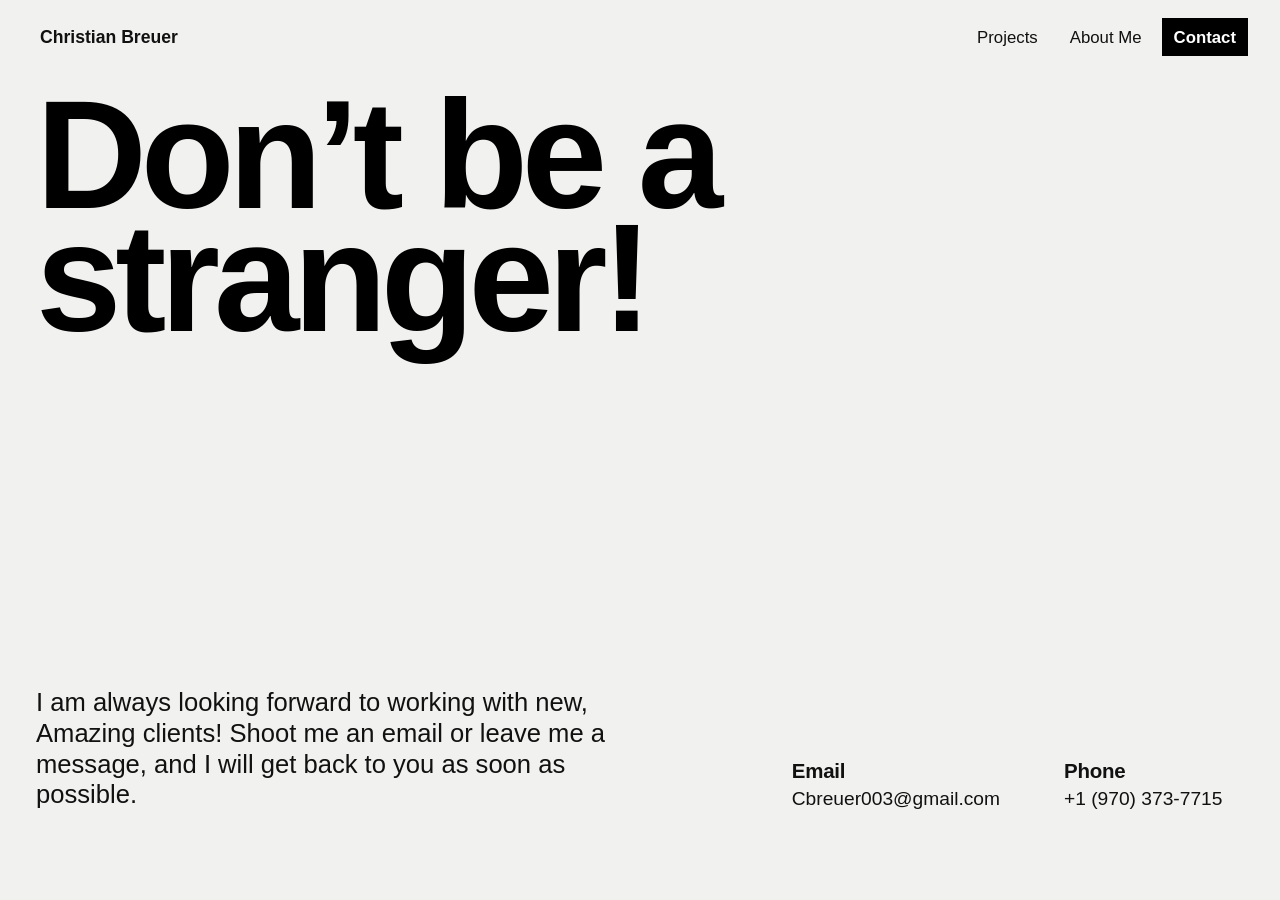
<file: contact.html>
<!DOCTYPE html>
<html lang="en">
  <head>
    <meta charset="UTF-8" />
    <meta name="viewport" content="width=device-width, initial-scale=1.0" />
    <title>Contact | Christian Breuer</title>
    <link rel="icon" type="image/svg+xml" href="assets/Favicon.svg" />
    <link rel="icon" type="image/png" href="assets/Favicon.png" />
    <link rel="stylesheet" href="styles.css" />
  </head>
  <body>
    <header class="site-header">
      <div class="brand-lockup">
        <a href="index.html" class="brand">Christian Breuer</a>
      </div>

      <nav class="main-nav" aria-label="Main navigation">
        <a href="index.html" class="nav-tab">Projects</a>
        <a href="about.html" class="nav-tab">About Me</a>
        <a href="contact.html" class="nav-tab active">Contact</a>
      </nav>
    </header>

    <main class="page-shell contact-page">
      <section class="contact-hero" aria-label="Contact introduction">
        <h1 class="contact-heading">
          <span>Don’t be a</span>
          <span>stranger!</span>
        </h1>
      </section>

      <section class="contact-lower" aria-label="Contact information">
        <p class="contact-message">
          I am always looking forward to working with new,<br />
          Amazing clients! Shoot me an email or leave me a<br />
          message, and I will get back to you as soon as<br />
          possible.
        </p>

        <div class="contact-info">
          <div class="contact-method">
            <h2>Email</h2>
            <p>Cbreuer003@gmail.com</p>
          </div>

          <div class="contact-method">
            <h2>Phone</h2>
            <p>+1 (970) 373-7715</p>
          </div>
        </div>
      </section>
    </main>

    <script src="script.js"></script>
  </body>
</html>
</file>
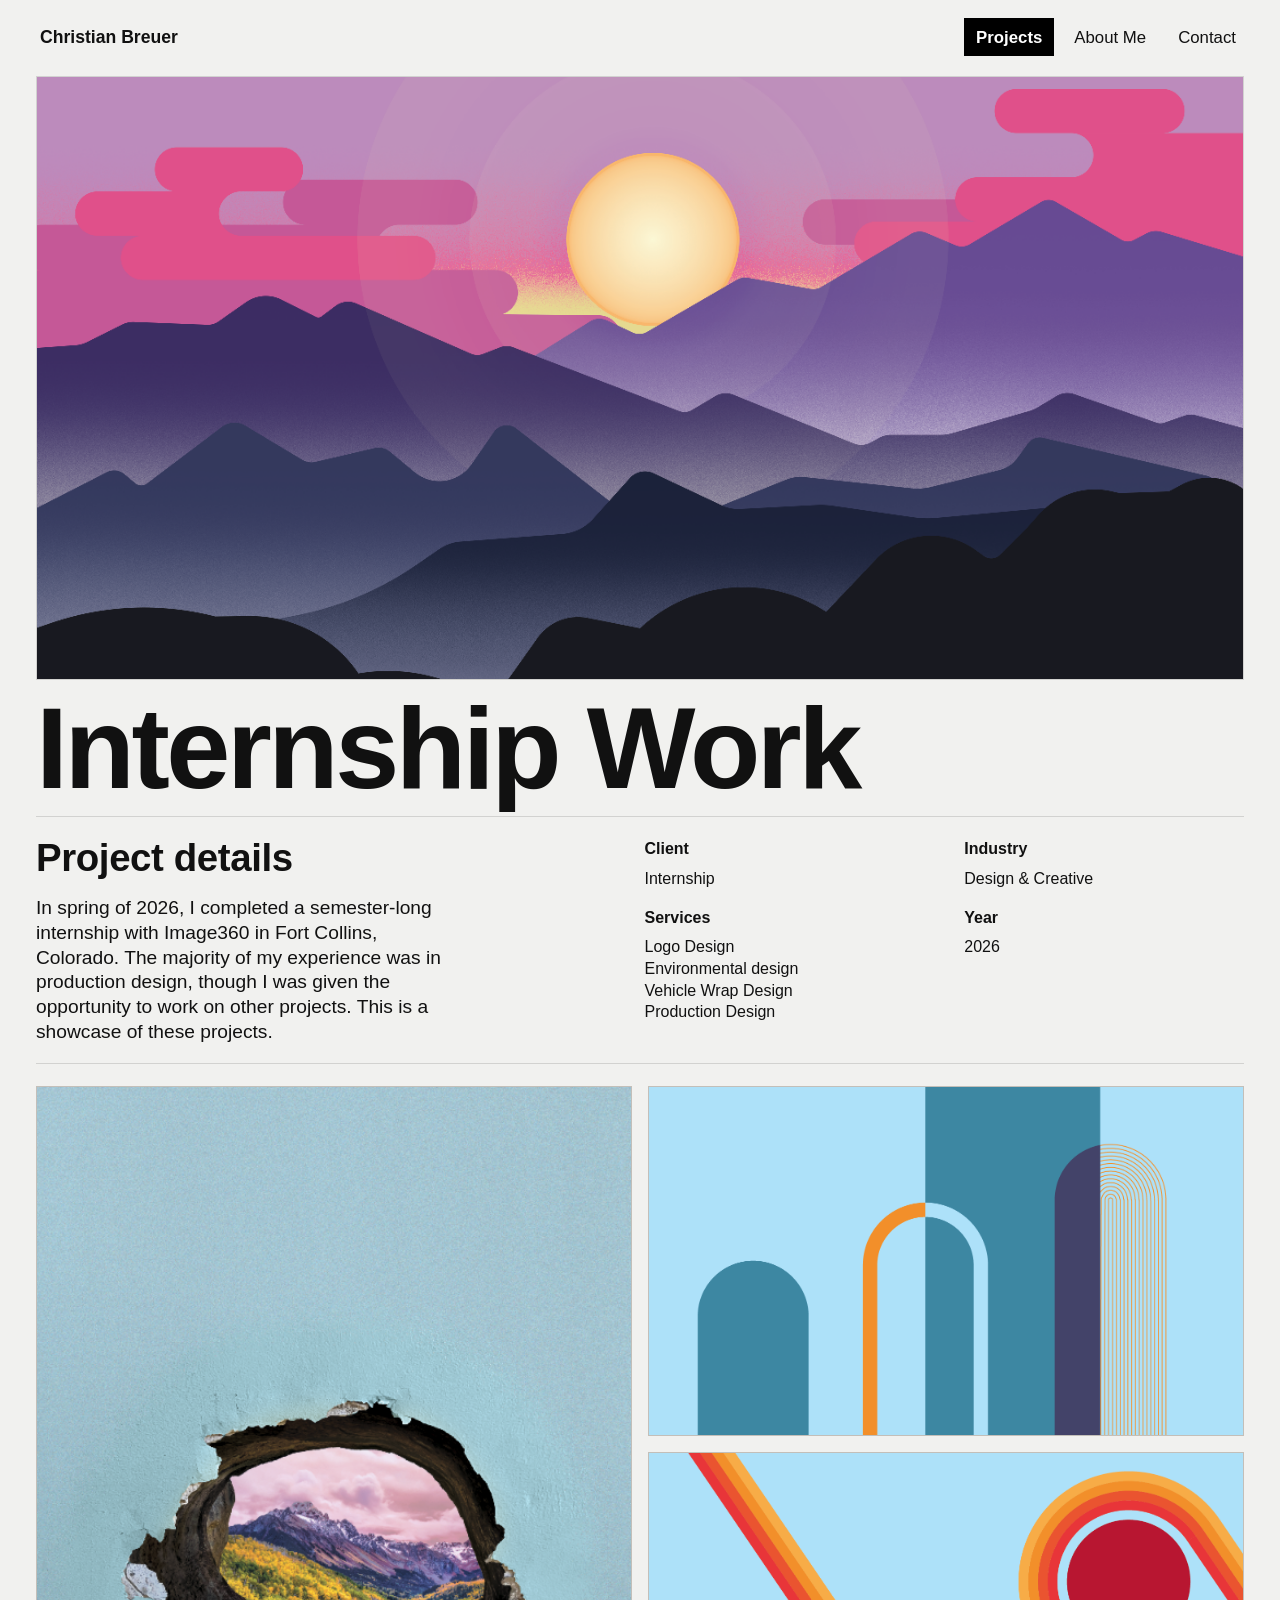
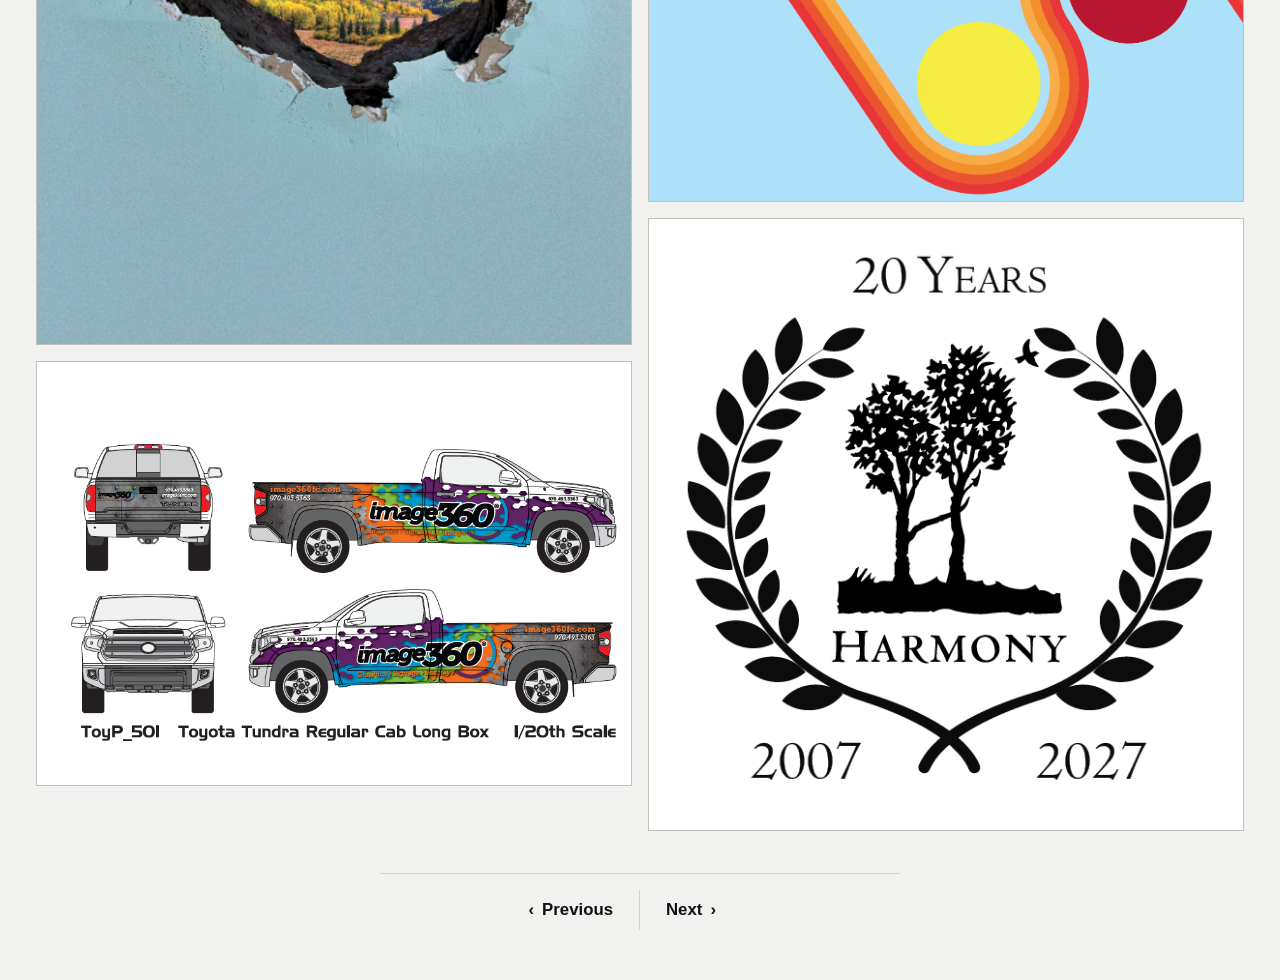
<file: internship-work.html>
<!DOCTYPE html>
<html lang="en">
  <head>
    <meta charset="UTF-8" />
    <meta name="viewport" content="width=device-width, initial-scale=1.0" />
    <title>Internship Work | Christian Breuer</title>
    <link rel="icon" type="image/svg+xml" href="assets/Favicon.svg" />
    <link rel="icon" type="image/png" href="assets/Favicon.png" />
    <link rel="stylesheet" href="styles.css" />
  </head>
  <body>
    <header class="site-header">
      <div class="brand-lockup">
        <a href="index.html" class="brand">Christian Breuer</a>
      </div>

      <nav class="main-nav" aria-label="Main navigation">
        <a href="index.html" class="nav-tab active">Projects</a>
        <a href="about.html" class="nav-tab">About Me</a>
        <a href="contact.html" class="nav-tab">Contact</a>
      </nav>
    </header>

    <main class="page-shell project-page">
      <section class="project-hero">
        <div class="hero-image" aria-label="Internship Work hero image"></div>
        <h1 class="project-heading">Internship Work</h1>
      </section>

      <div class="project-divider"></div>

      <section class="project-details">
        <div class="project-description-wrap">
          <h2>Project details</h2>
          <p class="project-description">
            In spring of 2026, I completed a semester-long internship with Image360 in Fort Collins, Colorado. The majority of my experience was in production design, though I was given the opportunity to work on other projects. This is a showcase of these projects.
          </p>
        </div>

        <div class="project-metadata">
          <div>
            <span class="label">Client</span>
            <span class="value">Internship</span>
          </div>
          <div>
            <span class="label">Industry</span>
            <span class="value">Design &amp; Creative</span>
          </div>
          <div>
            <span class="label">Services</span>
            <span class="value">Logo Design<br />Environmental design<br />Vehicle Wrap Design<br />Production Design</span>
          </div>
          <div>
            <span class="label">Year</span>
            <span class="value">2026</span>
          </div>
        </div>
      </section>

      <div class="project-divider"></div>

      <section class="project-gallery" aria-label="Internship Work gallery">
        <div class="gallery-column">
          <button class="gallery-item size-2x2" type="button" data-title="Breakroom Wall Concept 1" data-gallery-number="1" data-detail-number="1" data-description="Internship design work" data-caption="My first concept for a breakroom wall mural design." aria-label="Open Internship Work gallery image 1">
            <span class="gallery-thumb thumb-one"></span>
          </button>
          <button class="gallery-item size-2x1" type="button" data-title="Vehicle wrap concept" data-gallery-number="5" data-detail-number="5" data-description="Internship design work" data-caption="I was tasked with creating a wrap design for the boss's pickup. This was my final submission." aria-label="Open Internship Work gallery image 5">
            <span class="gallery-thumb thumb-one"></span>
          </button>
        </div>

        <div class="gallery-column">
          <button class="gallery-item size-2x1" type="button" data-title="Breakroom Wall Concept 2" data-gallery-number="2" data-detail-number="2" data-description="Internship design work" data-caption="My second concept for a breakroom wall mural design. I tried incorporating more of the brand color and style." aria-label="Open Internship Work gallery image 2">
            <span class="gallery-thumb thumb-two"></span>
          </button>
          <button class="gallery-item size-4x2" type="button" data-title="Breakroom Wall Concept 3" data-gallery-number="4" data-detail-number="4" data-description="Internship design work" data-caption="My third concept for a breakroom wall mural design. Keeping a similar color scheme to the previous one, I leaned into super graphics as an aesthetic." aria-label="Open Internship Work gallery image 4">
            <span class="gallery-thumb thumb-four"></span>
          </button>
          <button class="gallery-item size-2x1" type="button" data-title="Harmony Club 20 Year Anniversary Logo" data-gallery-number="6" data-detail-number="6" data-description="Internship design work" data-caption="A special rendition of the Harmony Golf Club's logo to commemorate their 20th anniversary." aria-label="Open Internship Work gallery image 6">
            <span class="gallery-thumb thumb-two"></span>
          </button>
        </div>
      </section>

      <nav class="project-footer-nav" aria-label="Project navigation">
        <a href="many-macarons.html" class="project-nav-link is-prev"><span aria-hidden="true">‹</span> Previous</a>
        <a href="cloud9-tea.html" class="project-nav-link is-next">Next <span aria-hidden="true">›</span></a>
      </nav>
    </main>

    <div class="lightbox" id="lightbox" aria-hidden="true">
      <button class="lightbox-close" type="button" aria-label="Close image preview">×</button>
      <div class="lightbox-content">
        <div class="lightbox-image" aria-label="Large project preview"></div>
        <div class="lightbox-meta">
          <h3 class="lightbox-title">Internship Work</h3>
          <p class="lightbox-text">Internship design work</p>
        </div>
      </div>
    </div>

    <script src="script.js"></script>
  </body>
</html>
</file>
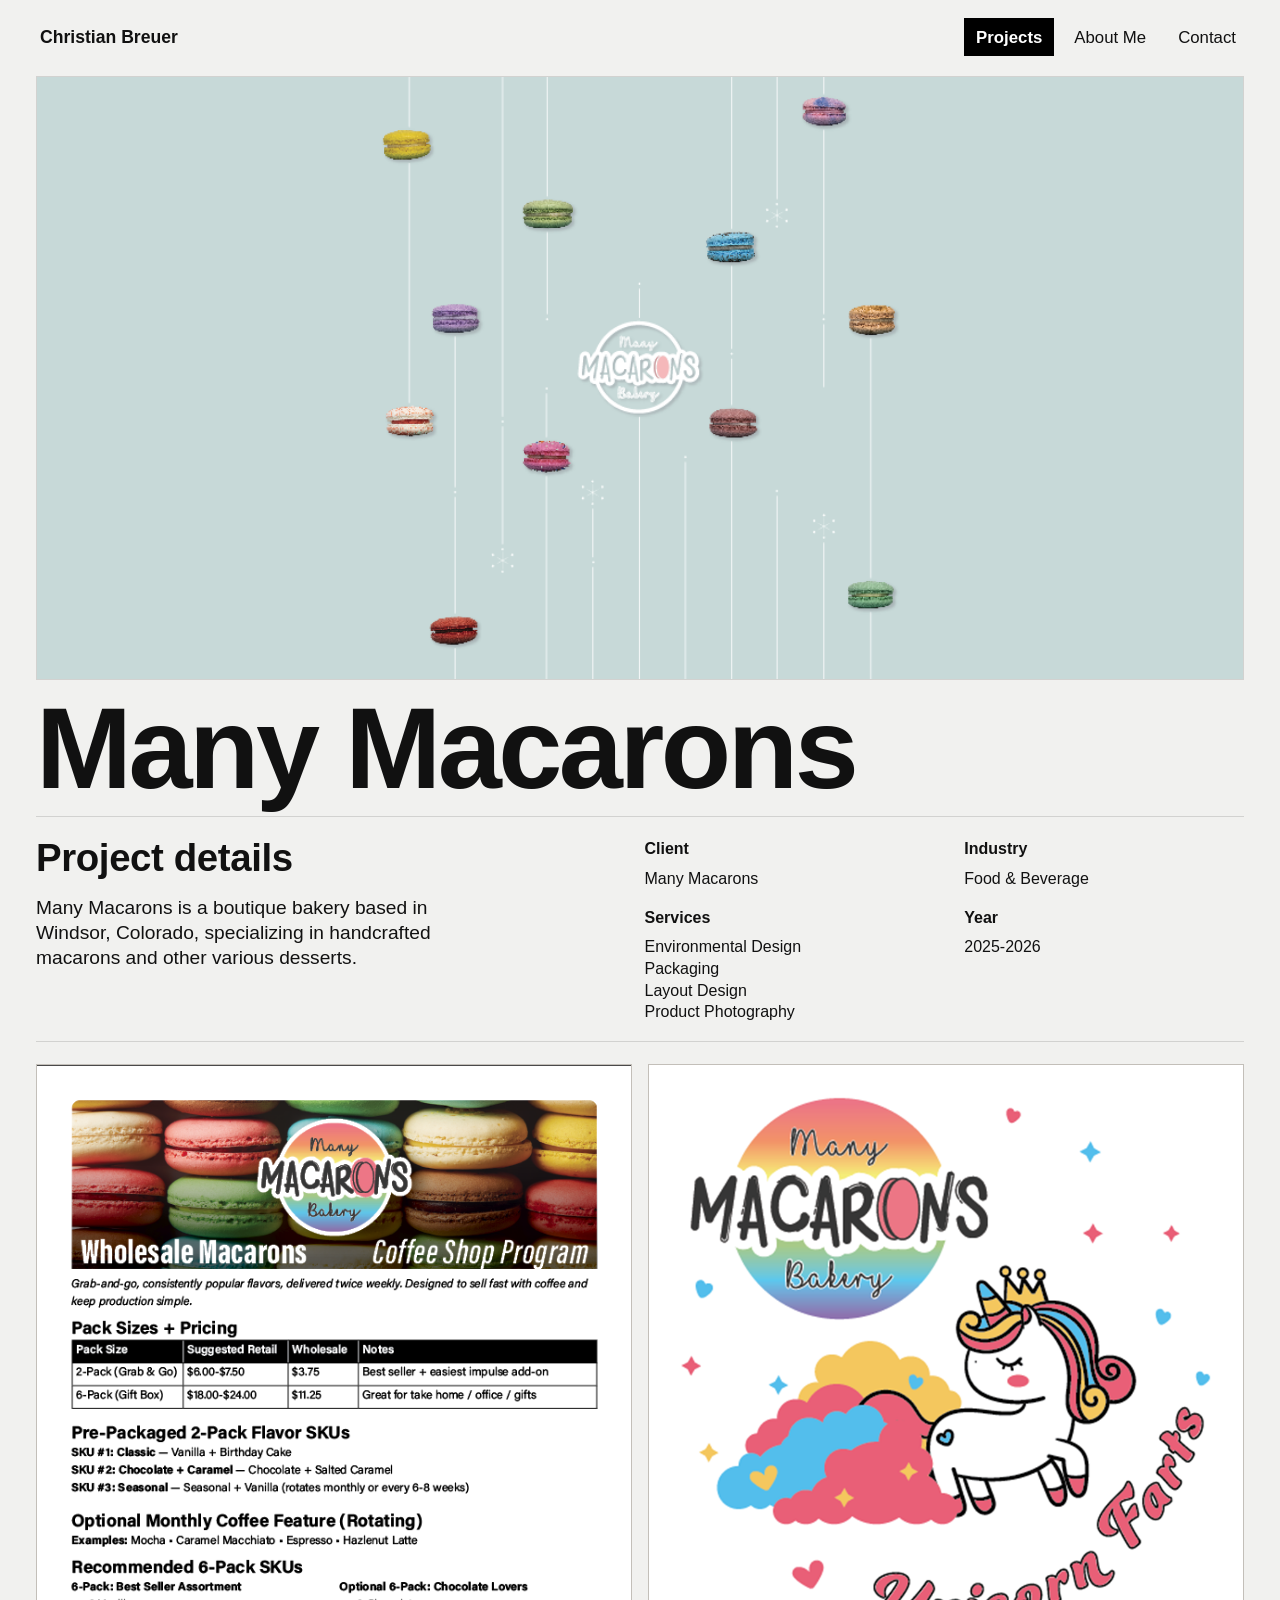
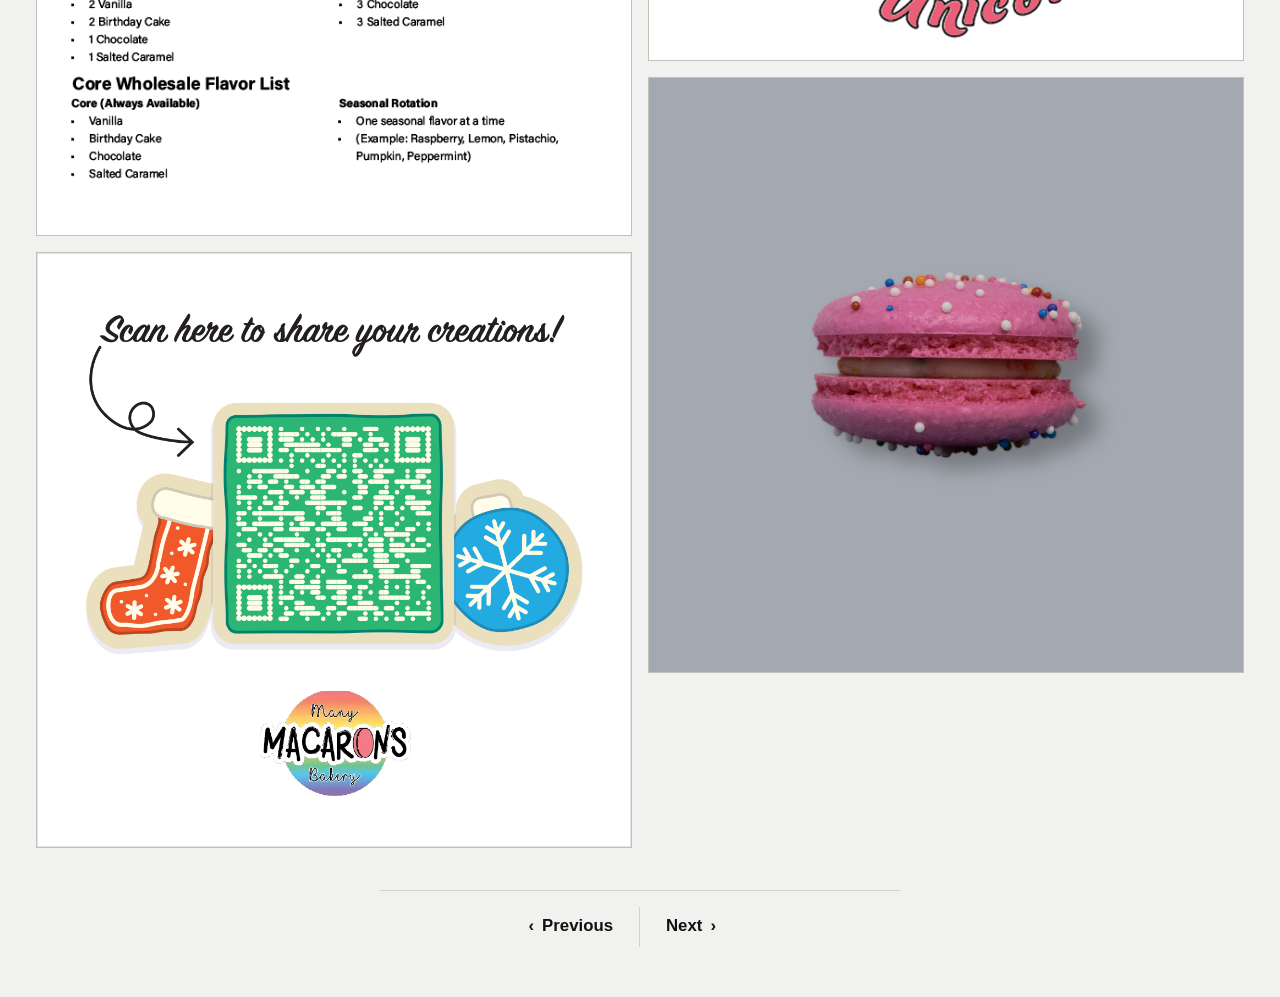
<file: many-macarons.html>
<!DOCTYPE html>
<html lang="en">
  <head>
    <meta charset="UTF-8" />
    <meta name="viewport" content="width=device-width, initial-scale=1.0" />
    <title>Many Macarons | Christian Breuer</title>
    <link rel="icon" type="image/svg+xml" href="assets/Favicon.svg" />
    <link rel="icon" type="image/png" href="assets/Favicon.png" />
    <link rel="stylesheet" href="styles.css" />
  </head>
  <body>
    <header class="site-header">
      <div class="brand-lockup">
        <a href="index.html" class="brand">Christian Breuer</a>
      </div>

      <nav class="main-nav" aria-label="Main navigation">
        <a href="index.html" class="nav-tab active">Projects</a>
        <a href="about.html" class="nav-tab">About Me</a>
        <a href="contact.html" class="nav-tab">Contact</a>
      </nav>
    </header>

    <main class="page-shell project-page">
      <section class="project-hero">
        <div class="hero-image" aria-label="Many Macarons hero image"></div>
        <h1 class="project-heading">Many Macarons</h1>
      </section>

      <div class="project-divider"></div>

      <section class="project-details">
        <div class="project-description-wrap">
          <h2>Project details</h2>
          <p class="project-description">
            Many Macarons is a boutique bakery based in Windsor, Colorado, specializing in handcrafted macarons and other various desserts.
          </p>
        </div>

        <div class="project-metadata">
          <div>
            <span class="label">Client</span>
            <span class="value">Many Macarons</span>
          </div>
          <div>
            <span class="label">Industry</span>
            <span class="value">Food &amp; Beverage</span>
          </div>
          <div>
            <span class="label">Services</span>
            <span class="value">Environmental Design<br />Packaging<br />Layout Design<br />Product Photography</span>
          </div>
          <div>
            <span class="label">Year</span>
            <span class="value">2025-2026</span>
          </div>
        </div>
      </section>

      <div class="project-divider"></div>

      <section class="project-gallery" aria-label="Many Macarons gallery">
        <div class="gallery-column">
          <button class="gallery-item size-2x2" type="button" data-title="Wholesale Sheet" data-gallery-number="1" data-detail-number="1" data-description="Packaging and brand exploration" data-caption="Layout refresh for the bakery's consumer-facing wholesale sheet." aria-label="Open Many Macarons gallery image 1">
            <span class="gallery-thumb thumb-one"></span>
          </button>
          <button class="gallery-item size-2x1" type="button" data-title="Holiday Cookie Kit QR Card" data-gallery-number="5" data-detail-number="5" data-description="Brand applications" data-caption="Part of the packaging for a limited-time cookie decorating kit offered by the bakery." aria-label="Open Many Macarons gallery image 5">
            <span class="gallery-thumb thumb-one"></span>
          </button>
        </div>
        <div class="gallery-column">
          <button class="gallery-item size-2x1" type="button" data-title="Unicorn Farts Packaging Label Concept" data-gallery-number="2" data-detail-number="2" data-description="Retail presentation" data-caption="Unused label concept for a product offered by the bakery." aria-label="Open Many Macarons gallery image 2">
            <span class="gallery-thumb thumb-two"></span>
          </button>
          <button class="gallery-item size-4x2" type="button" data-title="Macaron Product Photography" data-gallery-number="4" data-detail-number="4" data-description="Featured product and menu details" data-caption="Product Photography used in environmental design concept." aria-label="Open Many Macarons gallery image 4">
            <span class="gallery-thumb thumb-four"></span>
          </button>
        </div>
      </section>

      <nav class="project-footer-nav" aria-label="Project navigation">
        <a href="noco-bru.html" class="project-nav-link is-prev"><span aria-hidden="true">‹</span> Previous</a>
        <a href="cloud9-tea.html" class="project-nav-link is-next">Next <span aria-hidden="true">›</span></a>
      </nav>
    </main>

    <div class="lightbox" id="lightbox" aria-hidden="true">
      <button class="lightbox-close" type="button" aria-label="Close image preview">×</button>
      <div class="lightbox-content">
        <div class="lightbox-image" aria-label="Large project preview"></div>
        <div class="lightbox-meta">
          <h3 class="lightbox-title">Many Macarons</h3>
          <p class="lightbox-text">Packaging and brand exploration</p>
        </div>
      </div>
    </div>

    <script src="script.js"></script>
  </body>
</html>
</file>
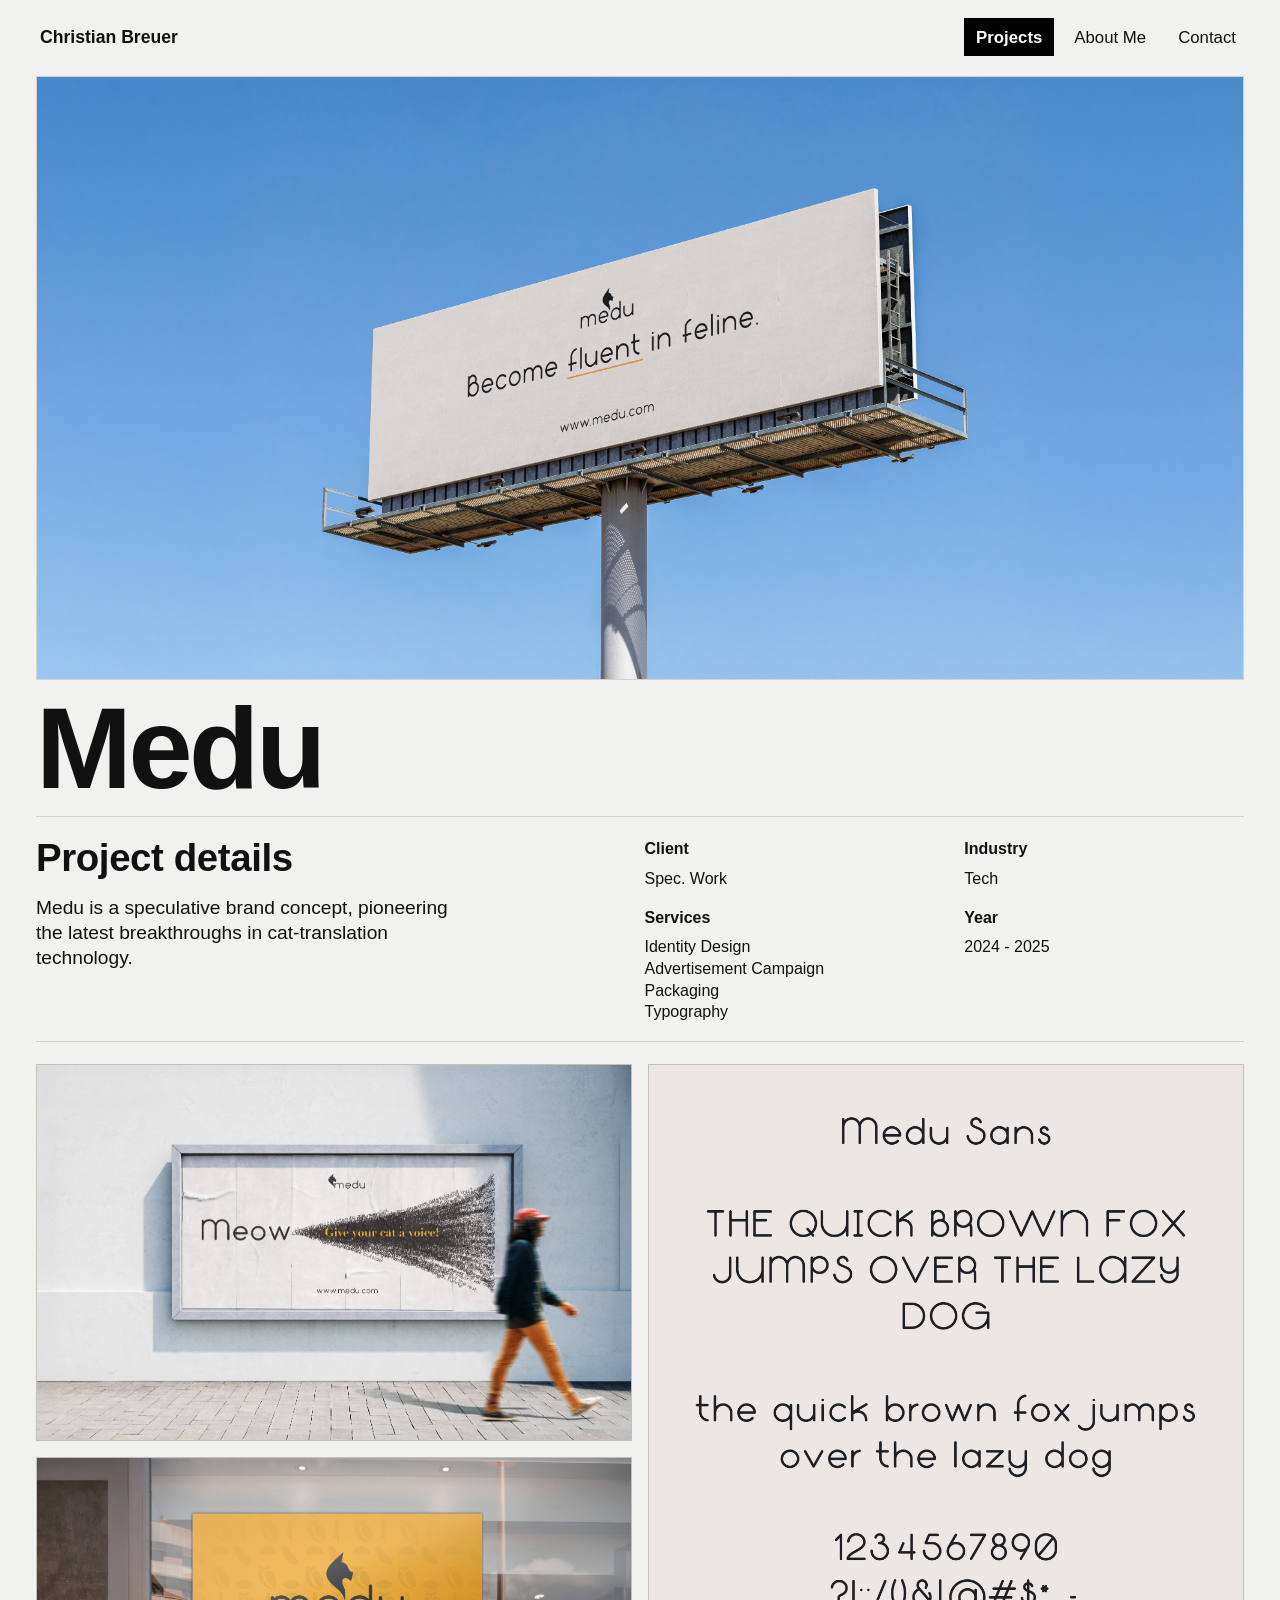
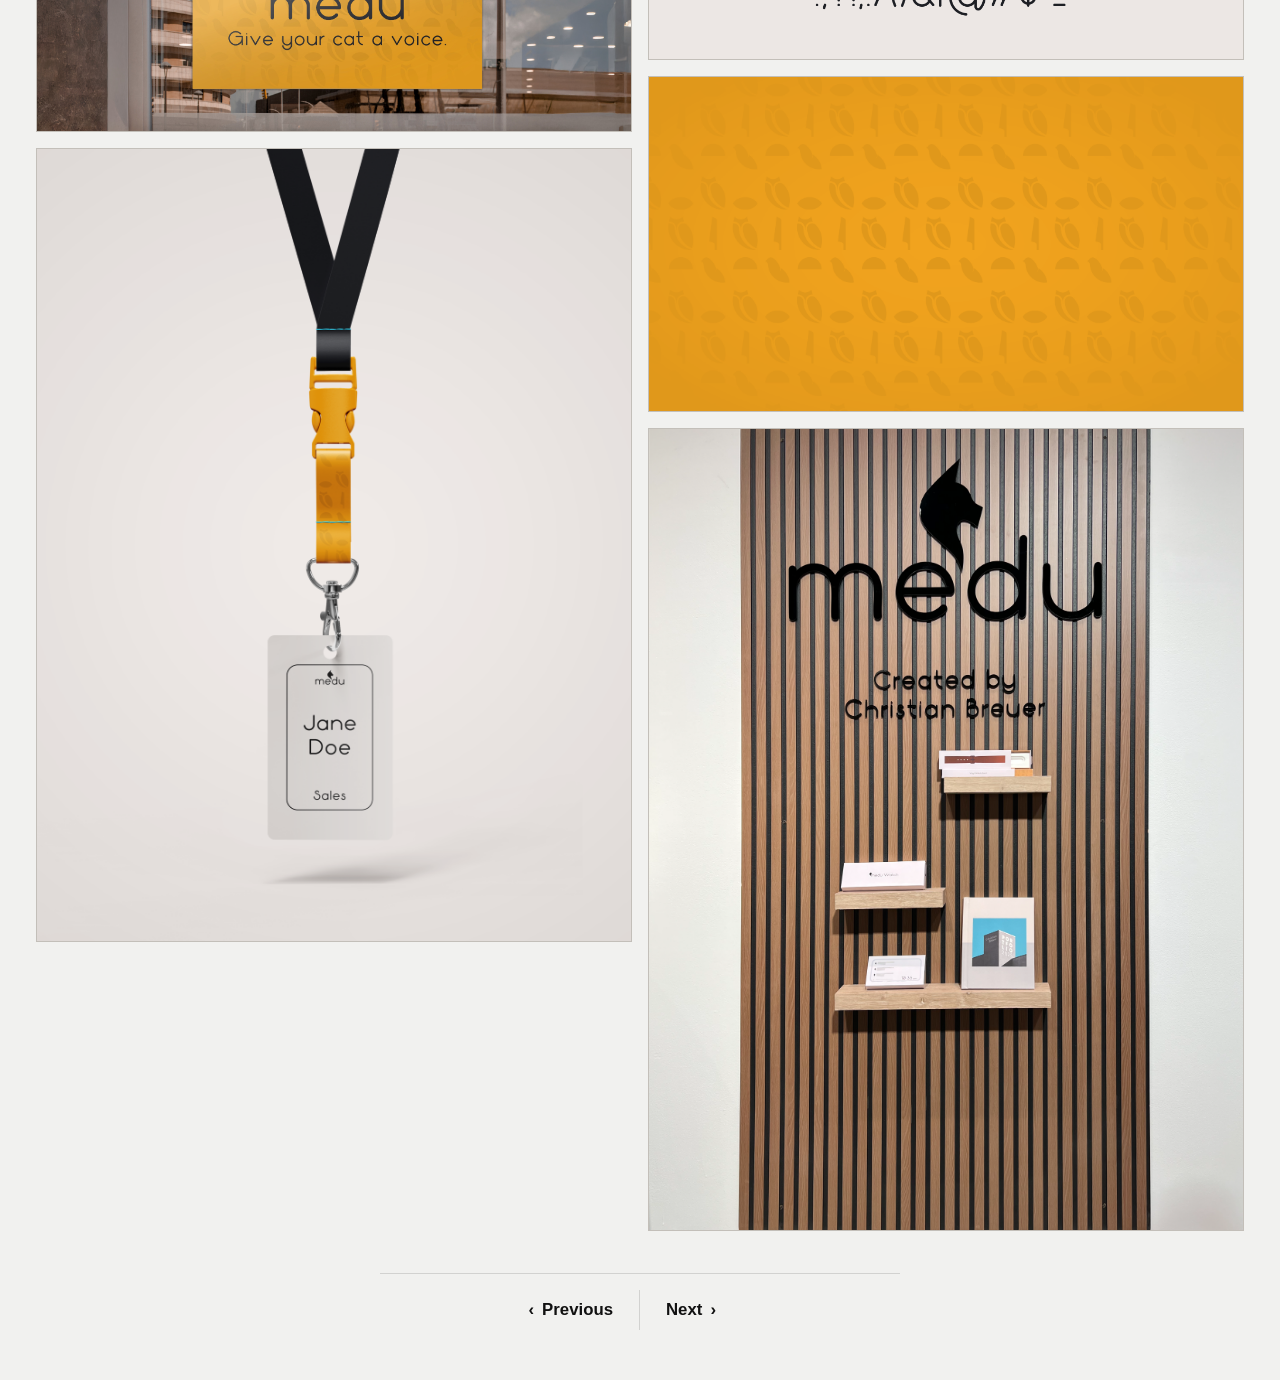
<file: medu.html>
<!DOCTYPE html>
<html lang="en">
  <head>
    <meta charset="UTF-8" />
    <meta name="viewport" content="width=device-width, initial-scale=1.0" />
    <title>Medu | Christian Breuer</title>
    <link rel="icon" type="image/svg+xml" href="assets/Favicon.svg" />
    <link rel="icon" type="image/png" href="assets/Favicon.png" />
    <link rel="stylesheet" href="styles.css" />
  </head>
  <body>
    <header class="site-header">
      <div class="brand-lockup">
        <a href="index.html" class="brand">Christian Breuer</a>
      </div>

      <nav class="main-nav" aria-label="Main navigation">
        <a href="index.html" class="nav-tab active">Projects</a>
        <a href="about.html" class="nav-tab">About Me</a>
        <a href="contact.html" class="nav-tab">Contact</a>
      </nav>
    </header>

    <main class="page-shell project-page">
      <section class="project-hero">
        <div class="hero-image" aria-label="Medu hero image"></div>
        <h1 class="project-heading">Medu</h1>
      </section>

      <div class="project-divider"></div>

      <section class="project-details">
        <div class="project-description-wrap">
          <h2>Project details</h2>
          <p class="project-description">
            Medu is a speculative brand concept, pioneering the latest breakthroughs in cat-translation technology.
        </div>

        <div class="project-metadata">
          <div>
            <span class="label">Client</span>
            <span class="value">Spec. Work</span>
          </div>
          <div>
            <span class="label">Industry</span>
            <span class="value">Tech</span>
          </div>
          <div>
            <span class="label">Services</span>
            <span class="value">Identity Design<br />Advertisement Campaign<br />Packaging<br />Typography</span>
          </div>
          <div>
            <span class="label">Year</span>
            <span class="value">2024 - 2025</span>
          </div>
        </div>
      </section>

      <div class="project-divider"></div>

      <section class="project-gallery" aria-label="Medu gallery">
        <div class="gallery-column">
          <button class="gallery-item size-2x2" type="button" data-title="Billboard Concept" data-description="Packaging and brand exploration" data-caption="For this concept, I wanted to create an eye-catching design that mainly relied on displaying my font." aria-label="Open Medu gallery image 1">
            <span class="gallery-thumb thumb-one"></span>
          </button>
          <button class="gallery-item size-2x1" type="button" data-title="Window Sticker Concept" data-description="Brand applications" data-caption="For this design, I wanted to showcase a use of the brand pattern, while keeping the actual content minimalistic." aria-label="Open Medu gallery image 3">
            <span class="gallery-thumb thumb-three"></span>
          </button>
          <button class="gallery-item size-2x1" type="button" data-title="ID Badge Concept" data-description="Brand applications" data-caption="A simple piece of ephemera, showcasing the brand font, and accented by the brand pattern." aria-label="Open Medu gallery image 5">
            <span class="gallery-thumb thumb-one"></span>
          </button>
        </div>
        <div class="gallery-column">
          <button class="gallery-item size-2x1" type="button" data-title="Medu Sans" data-description="Retail presentation" data-caption="I designed this font to be legible yet geometric, and echo the circular design language seen elsewhere in the brand." aria-label="Open Medu gallery image 2">
            <span class="gallery-thumb thumb-two"></span>
          </button>
          <button class="gallery-item size-4x2" type="button" data-title="Brand Pattern" data-description="Featured product and menu details" data-caption="A stylization of the egyptian hieroglyphs for 'human' and 'cat,' highlighting the connection the brand is meant to communicate." aria-label="Open Medu gallery image 4">
            <span class="gallery-thumb thumb-four"></span>
          </button>
          <button class="gallery-item size-2x1" type="button" data-title="Physical Product Display" data-description="Brand applications" data-caption="An excercize in both environmental and packaging design." aria-label="Open Medu gallery image 6">
            <span class="gallery-thumb thumb-two"></span>
          </button>
        </div>
      </section>

      <nav class="project-footer-nav" aria-label="Project navigation">
        <a href="cloud9-tea.html" class="project-nav-link is-prev"><span aria-hidden="true">‹</span> Previous</a>
        <a href="peak.html" class="project-nav-link is-next">Next <span aria-hidden="true">›</span></a>
      </nav>
    </main>

    <div class="lightbox" id="lightbox" aria-hidden="true">
      <button class="lightbox-close" type="button" aria-label="Close image preview">×</button>
      <div class="lightbox-content">
        <div class="lightbox-image" aria-label="Large project preview"></div>
        <div class="lightbox-meta">
          <h3 class="lightbox-title">Medu</h3>
          <p class="lightbox-text">Packaging and brand exploration</p>
        </div>
      </div>
    </div>

    <script src="script.js"></script>
  </body>
</html>
</file>
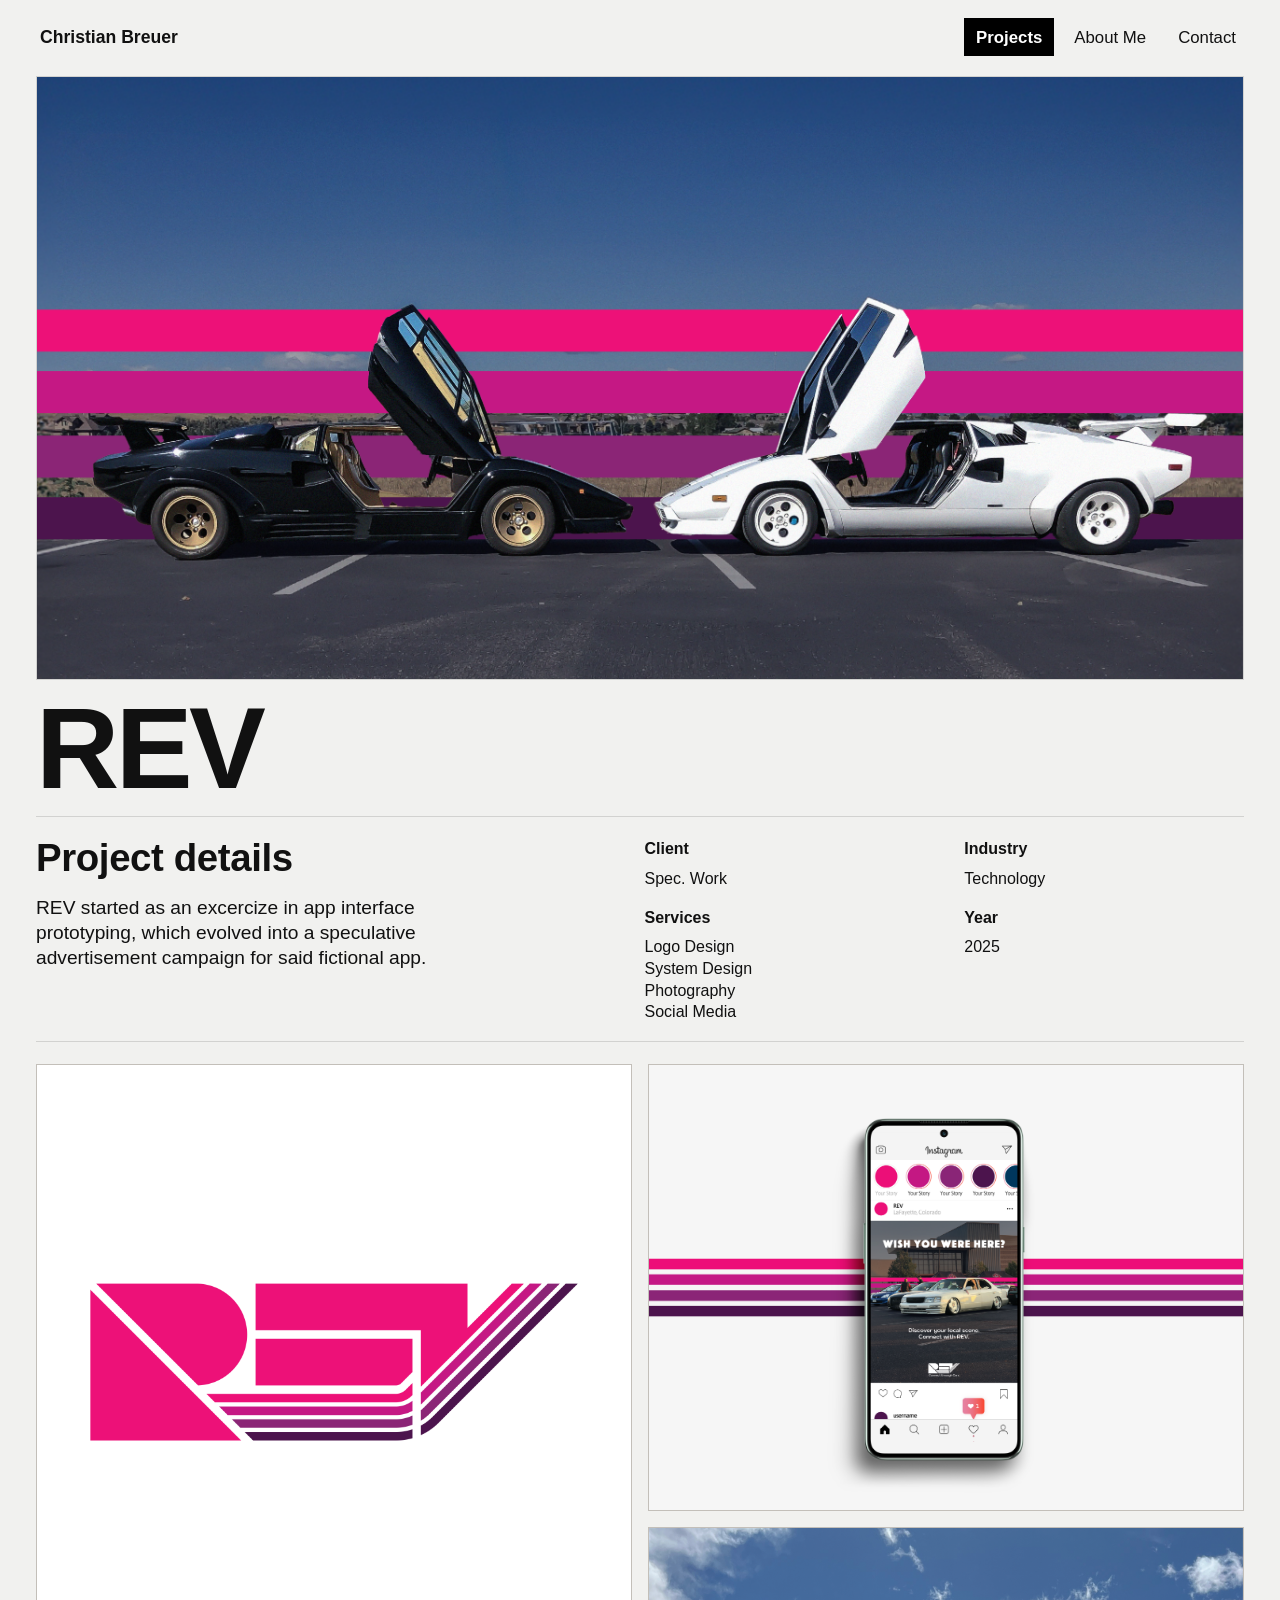
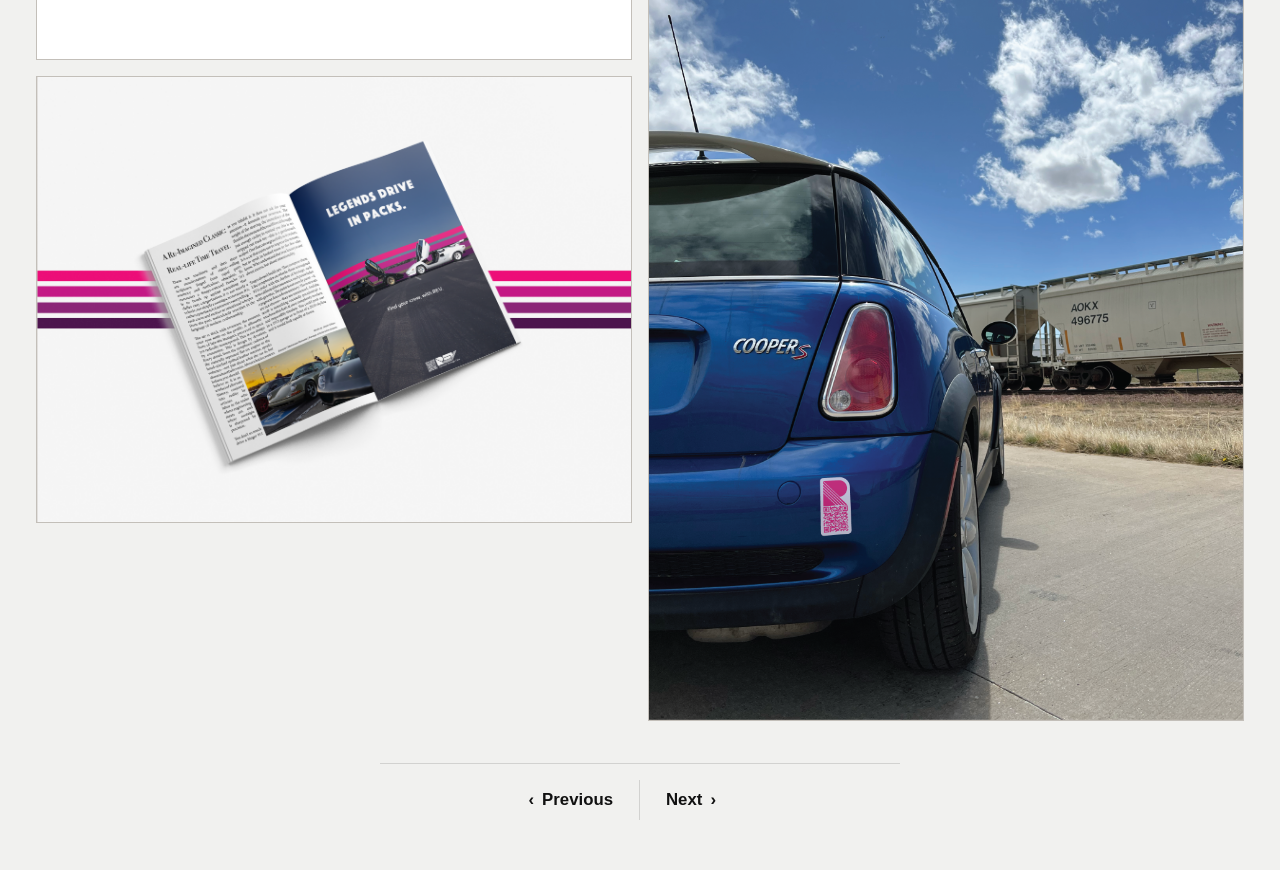
<file: rev.html>
<!DOCTYPE html>
<html lang="en">
  <head>
    <meta charset="UTF-8" />
    <meta name="viewport" content="width=device-width, initial-scale=1.0" />
    <title>REV | Christian Breuer</title>
    <link rel="icon" type="image/svg+xml" href="assets/Favicon.svg" />
    <link rel="icon" type="image/png" href="assets/Favicon.png" />
    <link rel="stylesheet" href="styles.css" />
  </head>
  <body>
    <header class="site-header">
      <div class="brand-lockup">
        <a href="index.html" class="brand">Christian Breuer</a>
      </div>

      <nav class="main-nav" aria-label="Main navigation">
        <a href="index.html" class="nav-tab active">Projects</a>
        <a href="about.html" class="nav-tab">About Me</a>
        <a href="contact.html" class="nav-tab">Contact</a>
      </nav>
    </header>

    <main class="page-shell project-page">
      <section class="project-hero">
        <div class="hero-image" aria-label="REV hero image"></div>
        <h1 class="project-heading">REV</h1>
      </section>

      <div class="project-divider"></div>

      <section class="project-details">
        <div class="project-description-wrap">
          <h2>Project details</h2>
          <p class="project-description">
            REV started as an excercize in app interface prototyping, which evolved into a speculative advertisement campaign for said fictional app.
          </p>
        </div>

        <div class="project-metadata">
          <div>
            <span class="label">Client</span>
            <span class="value">Spec. Work</span>
          </div>
          <div>
            <span class="label">Industry</span>
            <span class="value">Technology</span>
          </div>
          <div>
            <span class="label">Services</span>
            <span class="value">Logo Design<br />System Design<br />Photography<br />Social Media</span>
          </div>
          <div>
            <span class="label">Year</span>
            <span class="value">2025</span>
          </div>
        </div>
      </section>

      <div class="project-divider"></div>

      <section class="project-gallery" aria-label="REV gallery">
        <div class="gallery-column">
          <button class="gallery-item size-2x2" type="button" data-title="Logo" data-description="Packaging and brand exploration" data-caption="REV's wordmark was designed to echo 'super graphic' design language, a familiar aesthetic to those in the car community." aria-label="Open REV gallery image 1">
            <span class="gallery-thumb thumb-one"></span>
          </button>
          <button class="gallery-item size-2x1" type="button" data-title="Magazine Ad Concept" data-description="Brand applications" data-caption="Usage of brand assets and original photography." aria-label="Open REV gallery image 3">
            <span class="gallery-thumb thumb-three"></span>
          </button>
        </div>
        <div class="gallery-column">
          <button class="gallery-item size-2x1" type="button" data-title="Instagram Ad Concept" data-description="Retail presentation" data-caption="Usage of brand assets and original photography." aria-label="Open REV gallery image 2">
            <span class="gallery-thumb thumb-two"></span>
          </button>
          <button class="gallery-item size-4x2" type="button" data-title="QR Code Sticker" data-description="Featured product and menu details" data-caption="Concept for a unique way for users to share their REV page." aria-label="Open REV gallery image 4">
            <span class="gallery-thumb thumb-four"></span>
          </button>
        </div>
      </section>

      <nav class="project-footer-nav" aria-label="Project navigation">
        <a href="scofield-fruits.html" class="project-nav-link is-prev"><span aria-hidden="true">‹</span> Previous</a>
        <a href="noco-bru.html" class="project-nav-link is-next">Next <span aria-hidden="true">›</span></a>
      </nav>
    </main>

    <div class="lightbox" id="lightbox" aria-hidden="true">
      <button class="lightbox-close" type="button" aria-label="Close image preview">×</button>
      <div class="lightbox-content">
        <div class="lightbox-image" aria-label="Large project preview"></div>
        <div class="lightbox-meta">
          <h3 class="lightbox-title">REV</h3>
          <p class="lightbox-text">Packaging and brand exploration</p>
        </div>
      </div>
    </div>

    <script src="script.js"></script>
  </body>
</html>
</file>
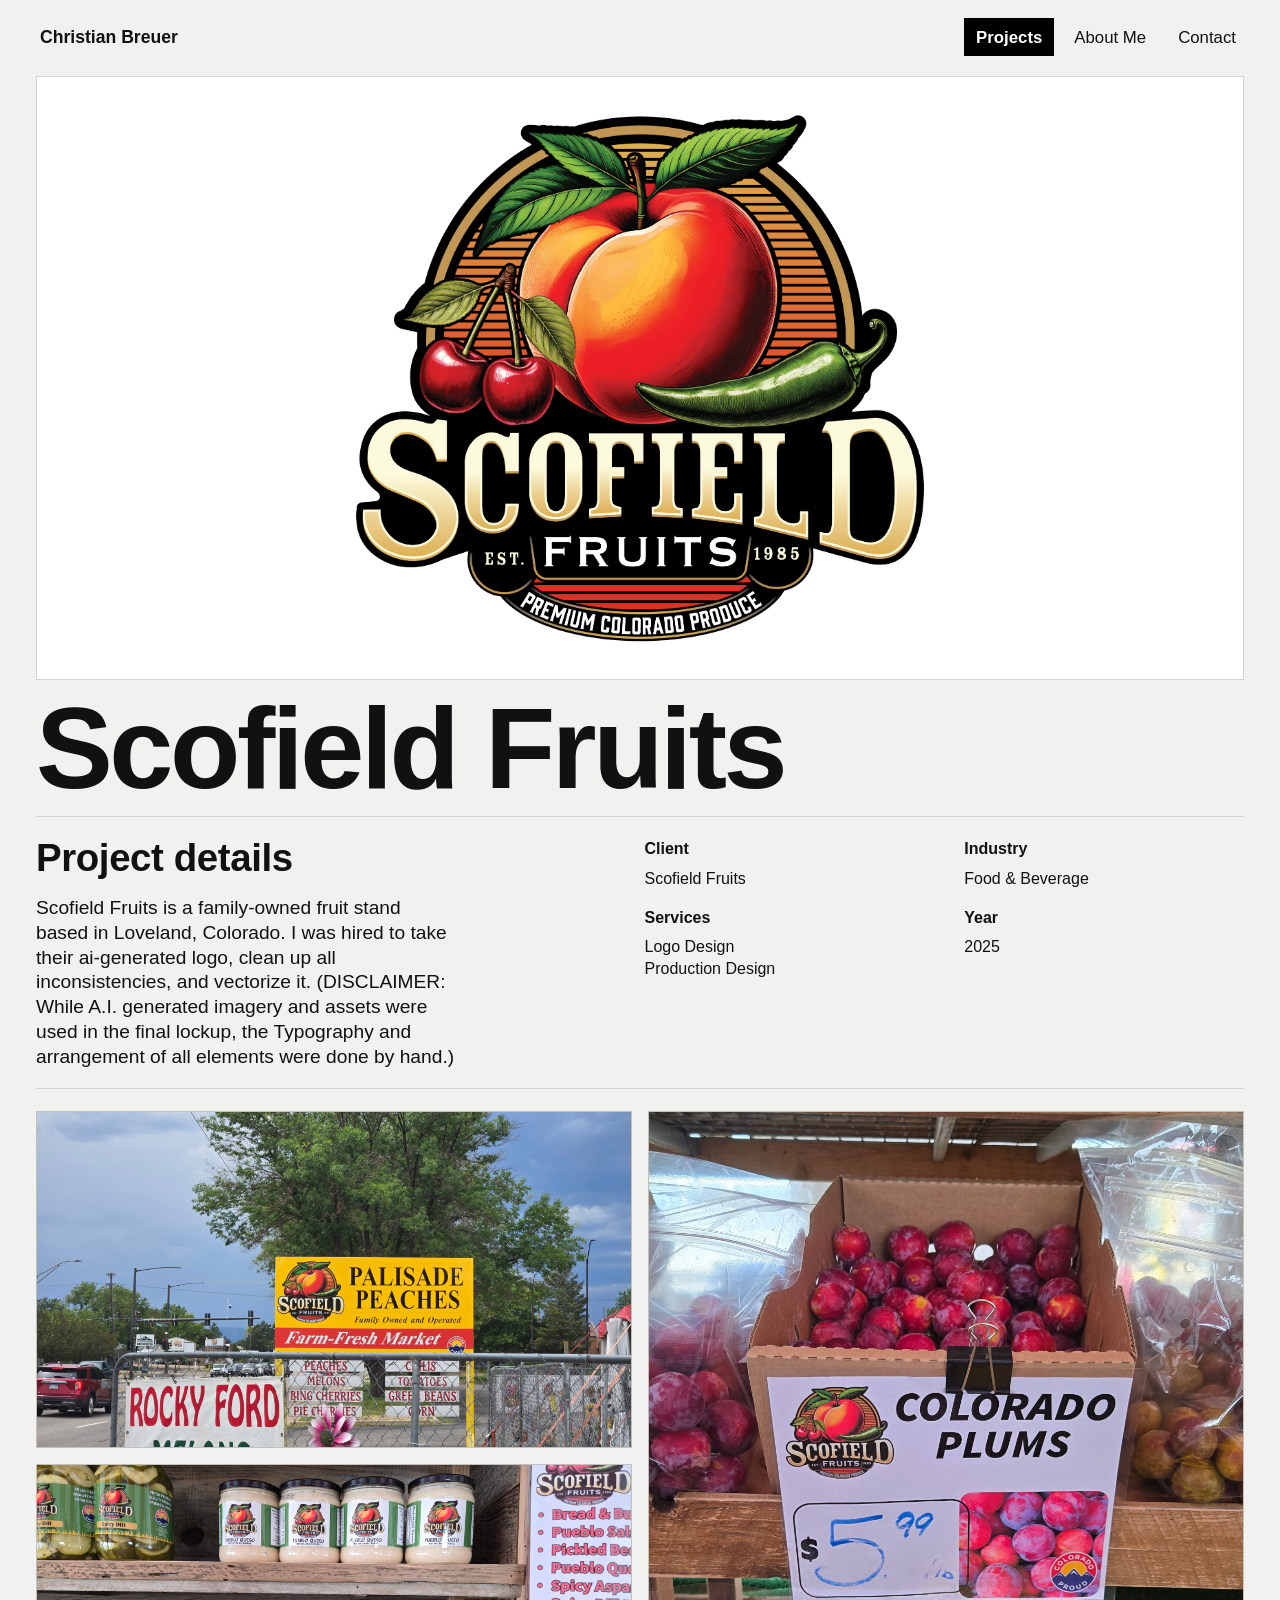
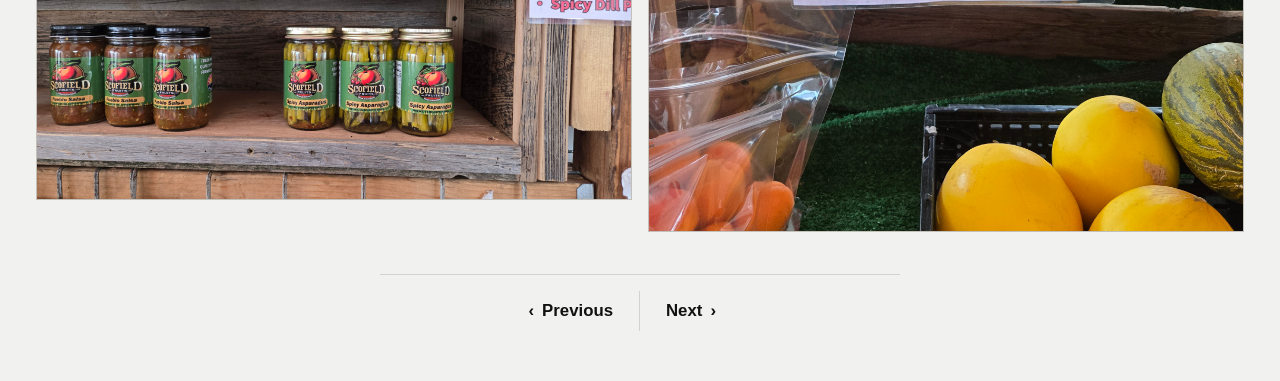
<file: scofield-fruits.html>
<!DOCTYPE html>
<html lang="en">
  <head>
    <meta charset="UTF-8" />
    <meta name="viewport" content="width=device-width, initial-scale=1.0" />
    <title>Scofield Fruits | Christian Breuer</title>
    <link rel="icon" type="image/svg+xml" href="assets/Favicon.svg" />
    <link rel="icon" type="image/png" href="assets/Favicon.png" />
    <link rel="stylesheet" href="styles.css" />
  </head>
  <body>
    <header class="site-header">
      <div class="brand-lockup">
        <a href="index.html" class="brand">Christian Breuer</a>
      </div>

      <nav class="main-nav" aria-label="Main navigation">
        <a href="index.html" class="nav-tab active">Projects</a>
        <a href="about.html" class="nav-tab">About Me</a>
        <a href="contact.html" class="nav-tab">Contact</a>
      </nav>
    </header>

    <main class="page-shell project-page">
      <section class="project-hero">
        <div class="hero-image" aria-label="Scofield Fruits hero image"></div>
        <h1 class="project-heading">Scofield Fruits</h1>
      </section>

      <div class="project-divider"></div>

      <section class="project-details">
        <div class="project-description-wrap">
          <h2>Project details</h2>
          <p class="project-description">
            Scofield Fruits is a family-owned fruit stand based in Loveland, Colorado. I was hired to take their ai-generated logo, clean up all inconsistencies, and vectorize it. 
            (DISCLAIMER: While A.I. generated imagery and assets were used in the final lockup, the Typography and arrangement of all elements were done by hand.)
          </p>
        </div>

        <div class="project-metadata">
          <div>
            <span class="label">Client</span>
            <span class="value">Scofield Fruits</span>
          </div>
          <div>
            <span class="label">Industry</span>
            <span class="value">Food &amp; Beverage</span>
          </div>
          <div>
            <span class="label">Services</span>
            <span class="value">Logo Design<br />Production Design</span>
          </div>
          <div>
            <span class="label">Year</span>
            <span class="value">2025</span>
          </div>
        </div>
      </section>

      <div class="project-divider"></div>

      <section class="project-gallery" aria-label="Scofield Fruits gallery">
        <div class="gallery-column">
          <button class="gallery-item size-2x2" type="button" data-title="Signage Application" data-gallery-number="1" data-detail-number="1" data-description="Packaging and brand exploration" data-caption="Note - All other elements not designed by me" aria-label="Open Scofield Fruits gallery image 1">
            <span class="gallery-thumb thumb-one"></span>
          </button>
          <button class="gallery-item size-2x1" type="button" data-title="Packaging Application" data-gallery-number="3" data-detail-number="3" data-description="Brand applications" data-caption="Note - All other elements not designed by me" aria-label="Open Scofield Fruits gallery image 3">
            <span class="gallery-thumb thumb-three"></span>
          </button>
        </div>
        <div class="gallery-column">
          <button class="gallery-item size-2x1" type="button" data-title="In-Store Application" data-gallery-number="2" data-detail-number="2" data-description="Retail presentation" data-caption="Note - All other elements not designed by me" aria-label="Open Scofield Fruits gallery image 2">
            <span class="gallery-thumb thumb-two"></span>
          </button>
        </div>
      </section>

      <nav class="project-footer-nav" aria-label="Project navigation">
        <a href="peak.html" class="project-nav-link is-prev"><span aria-hidden="true">‹</span> Previous</a>
        <a href="rev.html" class="project-nav-link is-next">Next <span aria-hidden="true">›</span></a>
      </nav>
    </main>

    <div class="lightbox" id="lightbox" aria-hidden="true">
      <button class="lightbox-close" type="button" aria-label="Close image preview">×</button>
      <div class="lightbox-content">
        <div class="lightbox-image" aria-label="Large project preview"></div>
        <div class="lightbox-meta">
          <h3 class="lightbox-title">Scofield Fruits</h3>
          <p class="lightbox-text">Packaging and brand exploration</p>
        </div>
      </div>
    </div>

    <script src="script.js"></script>
  </body>
</html>
</file>
<file: styles.css>
:root {
  --bg: #f1f1ef;
  --placeholder: #d8d8d4;
  --ink: #111111;
  --line: #d2d2d0;
  --hover-overlay: rgba(0, 0, 0, 0.3);
  --muted: rgba(17, 17, 17, 0.55);
  --page-padding: 36px;
  --page-gap: 34px;
  --section-gap: 24px;

  --type-h1: clamp(5rem, 9vw, 12rem);
  --type-h2: clamp(2.4rem, 3vw, 4rem);
  --type-h3: clamp(1.2rem, 1.6vw, 2rem);
  --type-body-1: clamp(1.6rem, 2vw, 2.2rem);
  --type-body-2: clamp(1.2rem, 1.5vw, 1.7rem);
  --type-body-3: clamp(1rem, 1.2vw, 1.35rem);
  --type-nav: 1.05rem;
  --type-brand: 1.1rem;

  --type-letter-h1: -0.03em;
  --type-letter-h2: -0.01em;
  --type-letter-h3: -0.01em;
  --type-letter-body: 0em;
  --type-letter-small: 0em;

  --type-weight-heavy: 800;
  --type-weight-bold: 700;
  --type-weight-medium: 500;
  --type-weight-regular: 400;

  --type-display-xl: var(--type-h1);
  --type-display-lg: var(--type-h1);
  --type-display-md: var(--type-h2);
  --type-display-sm: clamp(6.5rem, 12vw, 19rem);
  --type-heading-1: var(--type-h3);
  --type-heading-2: var(--type-h3);
  --type-heading-3: var(--type-body-1);
  --type-body-md: var(--type-body-2);
  --type-body-lg: var(--type-body-1);
  --type-body-sm: var(--type-body-3);
  --type-label: var(--type-body-3);
  --type-letter-tight: var(--type-letter-h1);
  --type-letter-mid: var(--type-letter-h2);
  --type-letter-loose: var(--type-letter-h3);
}

* {
  box-sizing: border-box;
}

html {
  scroll-behavior: smooth;
}

body {
  margin: 0;
  background: var(--bg);
  color: var(--ink);
  font-family: "Avenir Next", Avenir, sans-serif;
}

h1,
h2,
h3,
p {
  margin: 0;
}

h1 {
  font-size: var(--type-h1);
  line-height: 0.85;
  letter-spacing: var(--type-letter-h1);
  font-weight: var(--type-weight-heavy);
  max-width: 100%;
}

h2 {
  font-size: var(--type-h2);
  line-height: 1;
  letter-spacing: var(--type-letter-h2);
  font-weight: var(--type-weight-heavy);
}

h3 {
  font-size: var(--type-h3);
  line-height: 1.2;
  letter-spacing: var(--type-letter-h3);
  font-weight: var(--type-weight-bold);
}

p,
.body-1,
.body-lg {
  font-size: var(--type-body-1);
  line-height: 1.2;
  letter-spacing: var(--type-letter-body);
  font-weight: var(--type-weight-medium);
}

.body-2 {
  font-size: var(--type-body-2);
  line-height: 1.3;
  letter-spacing: var(--type-letter-body);
  font-weight: var(--type-weight-regular);
}

.body-3,
.body-sm,
.project-metadata .value,
.contact-method p,
.contact-row p:not(.meta-label),
.project-nav-link,
.meta-label {
  font-size: var(--type-body-3);
  line-height: 1.35;
  letter-spacing: var(--type-letter-body);
  font-weight: var(--type-weight-medium);
}

.meta-label {
  font-weight: var(--type-weight-bold);
}

a {
  color: inherit;
  text-decoration: none;
}

.contact-row a {
  color: inherit;
  text-decoration: underline;
  text-underline-offset: 0.12em;
  text-decoration-thickness: 1px;
  font: inherit;
}

.contact-row a:hover {
  opacity: 0.7;
}

img {
  max-width: 100%;
  display: block;
}

.site-header {
  display: flex;
  align-items: center;
  justify-content: space-between;
  padding: 18px 32px 12px;
  background: var(--bg);
}

.brand-lockup {
  display: flex;
  align-items: center;
}

.brand {
  display: inline-block;
  background: transparent;
  color: var(--ink);
  font-size: var(--type-brand);
  font-weight: var(--type-weight-bold);
  letter-spacing: var(--type-letter-small);
  padding: 10px 8px 8px;
  line-height: 1;
  transition: none;
}

.brand:hover {
  color: var(--ink);
}

.main-nav {
  display: flex;
  align-items: center;
  gap: 8px;
  font-size: var(--type-nav);
}

.nav-tab {
  display: inline-flex;
  align-items: center;
  justify-content: center;
  min-height: 38px;
  padding: 10px 12px 8px;
  letter-spacing: var(--type-letter-small);
  font-weight: var(--type-weight-medium);
  color: var(--ink);
  transition: color 0.2s ease;
}

.nav-tab:hover {
  color: var(--muted);
}

.nav-tab.active {
  background: #000000;
  color: #ffffff;
  font-weight: 700;
}

.page-shell {
  max-width: 1500px;
  margin: 0 auto;
  padding: 0 var(--page-padding) 50px;
}

.landing-shell {
  padding-top: 0;
}

.landing-scroll-group {
  display: grid;
  grid-template-columns: repeat(2, minmax(0, 1fr));
  gap: 16px;
  padding-top: 8px;
}

.landing-card {
  position: relative;
  display: block;
  width: 100%;
  aspect-ratio: 1 / 1;
  background: var(--placeholder);
  background-size: cover;
  background-position: center;
  background-repeat: no-repeat;
  overflow: hidden;
}

.card-fade,
.card-title {
  position: absolute;
  inset: 0;
  opacity: 0;
  transition: opacity 0.22s ease;
}

.card-fade {
  background: var(--hover-overlay);
}

.card-title {
  display: flex;
  align-items: center;
  justify-content: center;
  text-align: center;
  padding: 16px;
  color: #ffffff;
  font-size: var(--type-h2);
  line-height: 1.05;
  letter-spacing: var(--type-letter-h2);
  font-weight: var(--type-weight-bold);
}

.landing-card:hover .card-fade,
.landing-card:hover .card-title {
  opacity: 1;
}

.coming-soon-card {
  cursor: default;
}

.about-page {
  padding-top: 2px;
}

.about-layout {
  display: grid;
  grid-template-columns: 1.15fr 1.65fr;
  gap: var(--page-gap);
  align-items: end;
  min-height: 340px;
  padding-top: 12px;
}

.about-photo {
  display: flex;
  align-items: flex-start;
  justify-content: flex-start;
  width: 100%;
  background: transparent;
  border: none;
}

.about-photo img {
  display: block;
  width: 100%;
  height: auto;
  max-width: 100%;
  object-fit: contain;
}

.about-intro {
  display: flex;
  flex-direction: column;
  justify-content: flex-end;
  align-items: flex-start;
  width: 100%;
  height: 360px;
  text-align: left;
}

.about-intro h1 {
  margin: 0;
  width: 100%;
  font-size: var(--type-display-lg);
  line-height: 0.83;
  letter-spacing: var(--type-letter-tight);
  font-weight: var(--type-weight-heavy);
  text-align: left;
}

.about-intro p {
  margin: 18px 0 0;
  width: 100%;
  max-width: 550px;
  font-size: var(--type-body-1);
  line-height: 1.15;
  letter-spacing: var(--type-letter-body);
  font-weight: var(--type-weight-medium);
  text-align: left;
}

.services-row,
.philosophy-row,
.contact-row {
  border-top: 1px solid var(--line);
  margin-top: var(--section-gap);
  padding-top: 28px;
}

.services-row,
.philosophy-row {
  display: grid;
  grid-template-columns: 1.15fr 1.65fr;
  gap: var(--page-gap);
  align-items: start;
}

.services-row h2,
.philosophy-row h2 {
  margin: 0;
  font-size: var(--type-display-md);
  line-height: 0.94;
  letter-spacing: var(--type-letter-tight);
  font-weight: var(--type-weight-heavy);
}

.services-list {
  display: flex;
  flex-direction: column;
  gap: 4px;
}

.services-list p {
  margin: 0;
  font-size: var(--type-body-2);
  line-height: 1.2;
  letter-spacing: var(--type-letter-body);
  font-weight: var(--type-weight-regular);
}

.philosophy-row p {
  margin: 0;
  max-width: 600px;
  font-size: var(--type-body-2);
  line-height: 1.3;
  letter-spacing: var(--type-letter-body);
  font-weight: var(--type-weight-regular);
}

.contact-row {
  display: grid;
  grid-template-columns: repeat(4, minmax(120px, 1fr));
  gap: 28px;
  padding-bottom: 16px;
}

.contact-row p {
  margin: 0;
}

.meta-label {
  margin-bottom: 8px !important;
  font-size: 1rem;
  font-weight: 700;
}

.contact-row p:not(.meta-label) {
  font-size: 1.02rem;
  line-height: 1.4;
  font-weight: 500;
}

.contact-page {
  display: flex;
  flex-direction: column;
  min-height: calc(100vh - 88px);
  padding-top: 12px;
}

.contact-hero {
  margin-top: 14px;
}

.contact-heading {
  margin: 0;
  font-size: var(--type-display-sm);
  line-height: 0.8;
  letter-spacing: -0.04em;
  font-weight: var(--type-weight-heavy);
  color: #000000;
}

.contact-heading span {
  display: block;
}

.contact-lower {
  display: flex;
  justify-content: space-between;
  align-items: flex-end;
  gap: 48px;
  margin-top: auto;
  padding-bottom: 20px;
}

.contact-message {
  margin: 0;
  max-width: 780px;
  font-size: var(--type-body-1);
  line-height: 1.2;
  letter-spacing: var(--type-letter-body);
  font-weight: var(--type-weight-medium);
  color: #111111;
}

.contact-info {
  display: flex;
  align-items: flex-end;
  gap: 64px;
  margin-left: auto;
}

.contact-method {
  min-width: 180px;
}

.contact-method h2 {
  margin: 0 0 4px;
  font-size: var(--type-heading-1);
  line-height: 1.1;
  letter-spacing: var(--type-letter-mid);
  font-weight: var(--type-weight-bold);
}

.contact-method p {
  margin: 0;
  font-size: var(--type-body-2);
  line-height: 1.2;
  letter-spacing: var(--type-letter-body);
  font-weight: var(--type-weight-medium);
}

.project-page {
  padding-top: 8px;
}

.project-hero {
  display: block;
}

.hero-image {
  width: 100%;
  aspect-ratio: 2 / 1;
  min-height: 240px;
  background: var(--placeholder);
  background-size: cover;
  background-position: center;
  background-repeat: no-repeat;
  border: 1px solid var(--line);
  margin-bottom: 18px;
}

.project-heading {
  margin: 0;
  font-size: var(--type-display-xl);
  line-height: 0.87;
  letter-spacing: var(--type-letter-tight);
  font-weight: var(--type-weight-heavy);
}

.project-divider {
  border-top: 1px solid var(--line);
  margin: 18px 0 22px;
}

.project-details {
  display: grid;
  grid-template-columns: 1.15fr 1.2fr;
  gap: var(--page-gap);
  align-items: start;
}

.project-description-wrap h2 {
  margin: 0 0 18px;
  font-size: var(--type-h2);
  line-height: 1;
  letter-spacing: var(--type-letter-h2);
}

.project-description {
  margin: 0;
  font-size: var(--type-body-2);
  line-height: 1.3;
  letter-spacing: var(--type-letter-body);
  font-weight: var(--type-weight-regular);
  max-width: 420px;
}

.project-metadata {
  display: grid;
  grid-template-columns: repeat(2, minmax(160px, 1fr));
  gap: 18px 40px;
}

.project-metadata .label {
  display: block;
  margin-bottom: 8px;
  font-size: var(--type-label);
  font-weight: var(--type-weight-bold);
  line-height: 1.3;
}

.project-metadata .value {
  display: block;
  font-size: var(--type-body-sm);
  line-height: 1.35;
  font-weight: var(--type-weight-medium);
}

.project-gallery {
  --gallery-gap: 16px;
  display: flex;
  gap: var(--gallery-gap);
  align-items: flex-start;
  margin-bottom: 42px;
}

.gallery-column {
  display: flex;
  flex-direction: column;
  gap: var(--gallery-gap);
  width: calc(50% - (var(--gallery-gap) / 2));
}

.gallery-item {
  appearance: none;
  display: block;
  width: 100%;
  border: 1px solid #c3bfb9;
  background: #d7d3cf;
  padding: 0;
  cursor: pointer;
  transition: transform 0.18s ease;
  min-height: 0;
  overflow: hidden;
}

.gallery-item:hover {
  transform: translateY(-2px);
}

.gallery-thumb {
  display: block;
  width: 100%;
  height: auto;
  background: #d7d3cf;
  object-fit: cover;
  object-position: center;
}

.size-2x2,
.size-2x1,
.size-4x2 {
  width: 100%;
  height: auto;
  aspect-ratio: auto;
}

.thumb-one {
  background: #d3d0cd;
}

.thumb-two {
  background: #d9d6d1;
}

.thumb-three {
  background: #cfcac5;
}

.thumb-four {
  background: #d7d2ce;
}

.gallery-item:nth-child(1) .gallery-thumb,
.gallery-item:nth-child(2) .gallery-thumb,
.gallery-item:nth-child(3) .gallery-thumb,
.gallery-item:nth-child(4) .gallery-thumb {
  box-shadow: inset 0 0 0 1px rgba(0, 0, 0, 0.04);
}

.project-footer-nav {
  display: grid;
  grid-template-columns: repeat(2, minmax(0, 1fr));
  align-items: stretch;
  width: min(100%, 520px);
  margin: 18px auto 0;
  padding-top: 16px;
  border-top: 1px solid var(--line);
}

.project-nav-link {
  display: inline-flex;
  align-items: center;
  justify-content: center;
  gap: 8px;
  font-size: var(--type-nav);
  line-height: 1;
  letter-spacing: var(--type-letter-small);
  font-weight: var(--type-weight-bold);
  text-decoration: none;
  min-height: 40px;
  padding: 0 18px;
  white-space: nowrap;
}

.project-nav-link.is-prev {
  justify-content: flex-end;
  border-right: 1px solid var(--line);
  padding-right: 26px;
}

.project-nav-link.is-next {
  justify-content: flex-start;
  padding-left: 26px;
}

.project-nav-link.is-ghost {
  opacity: 0.6;
  pointer-events: none;
}

.lightbox {
  position: fixed;
  inset: 0;
  display: none;
  align-items: center;
  justify-content: center;
  background: rgba(0, 0, 0, 0.72);
  z-index: 1000;
  padding: 24px;
}

.lightbox.is-open {
  display: flex;
}

.lightbox-content {
  width: min(90vw, 900px);
  background: #f2f2f0;
  border: 1px solid rgba(255, 255, 255, 0.2);
  padding: 16px;
}

.lightbox-image {
  width: 100%;
  height: min(68vh, 620px);
  background: var(--placeholder);
  background-size: contain;
  background-position: center;
  background-repeat: no-repeat;
  border: 1px solid var(--line);
}

.lightbox-meta {
  padding-top: 14px;
}

.lightbox-title {
  margin: 0 0 4px;
  font-size: var(--type-h3);
  line-height: 1;
  letter-spacing: var(--type-letter-h3);
}

.lightbox-text {
  margin: 0;
  font-size: 1rem;
  color: #222222;
}

.lightbox-close {
  position: absolute;
  top: 20px;
  right: 20px;
  background: transparent;
  color: #ffffff;
  border: none;
  font-size: 2.8rem;
  line-height: 1;
  cursor: pointer;
}

@media (max-width: 900px) {
  .about-layout,
  .services-row,
  .philosophy-row,
  .project-details,
  .contact-row {
    grid-template-columns: 1fr;
  }

  .project-metadata {
    grid-template-columns: repeat(2, minmax(0, 1fr));
  }

  .project-gallery {
    display: flex;
    flex-direction: column;
    gap: 16px;
  }

  .gallery-column {
    width: 100%;
  }

  .contact-lower {
    flex-direction: column;
    align-items: flex-start;
  }

  .contact-info {
    margin-left: 0;
    width: 100%;
    justify-content: space-between;
  }
}

@media (max-width: 640px) {
  h1,
  .about-intro h1,
  .project-heading,
  .contact-heading {
    font-size: clamp(2.7rem, 11vw, 4.7rem);
    line-height: 0.88;
    max-width: 82vw;
  }

  h2,
  .services-row h2,
  .philosophy-row h2,
  .project-description-wrap h2,
  .contact-method h2 {
    font-size: clamp(2rem, 7vw, 3.2rem);
    line-height: 1;
  }

  .contact-page {
    gap: 18px;
  }

  .contact-hero {
    margin-top: 0;
  }

  .contact-lower {
    margin-top: 0;
    gap: 24px;
  }

  .site-header {
    flex-direction: column;
    align-items: flex-start;
    gap: 12px;
    padding: 14px 18px 10px;
  }

  .page-shell {
    padding-left: 20px;
    padding-right: 20px;
  }

  .landing-scroll-group {
    grid-template-columns: 1fr;
  }

  .about-layout,
  .services-row,
  .philosophy-row,
  .project-details,
  .contact-row,
  .contact-lower,
  .contact-info {
    grid-template-columns: 1fr;
    display: grid;
  }

  .about-intro {
    height: auto;
  }

  .contact-lower,
  .contact-info {
    display: flex;
    flex-direction: column;
    align-items: flex-start;
    gap: 20px;
  }

  .project-footer-nav {
    display: grid;
    grid-template-columns: repeat(2, minmax(0, 1fr));
    align-items: stretch;
    width: min(100%, 420px);
    margin: 18px auto 0;
  }

  .project-nav-link {
    min-width: 0;
    width: 100%;
    padding: 0 16px;
    white-space: nowrap;
  }

  .project-nav-link.is-prev {
    padding-right: 18px;
  }

  .project-nav-link.is-next {
    padding-left: 18px;
    margin-left: 0;
  }

  .contact-row {
    grid-template-columns: 1fr;
  }

  .nav-tab {
    padding: 8px 10px 6px;
  }
}
</file>
